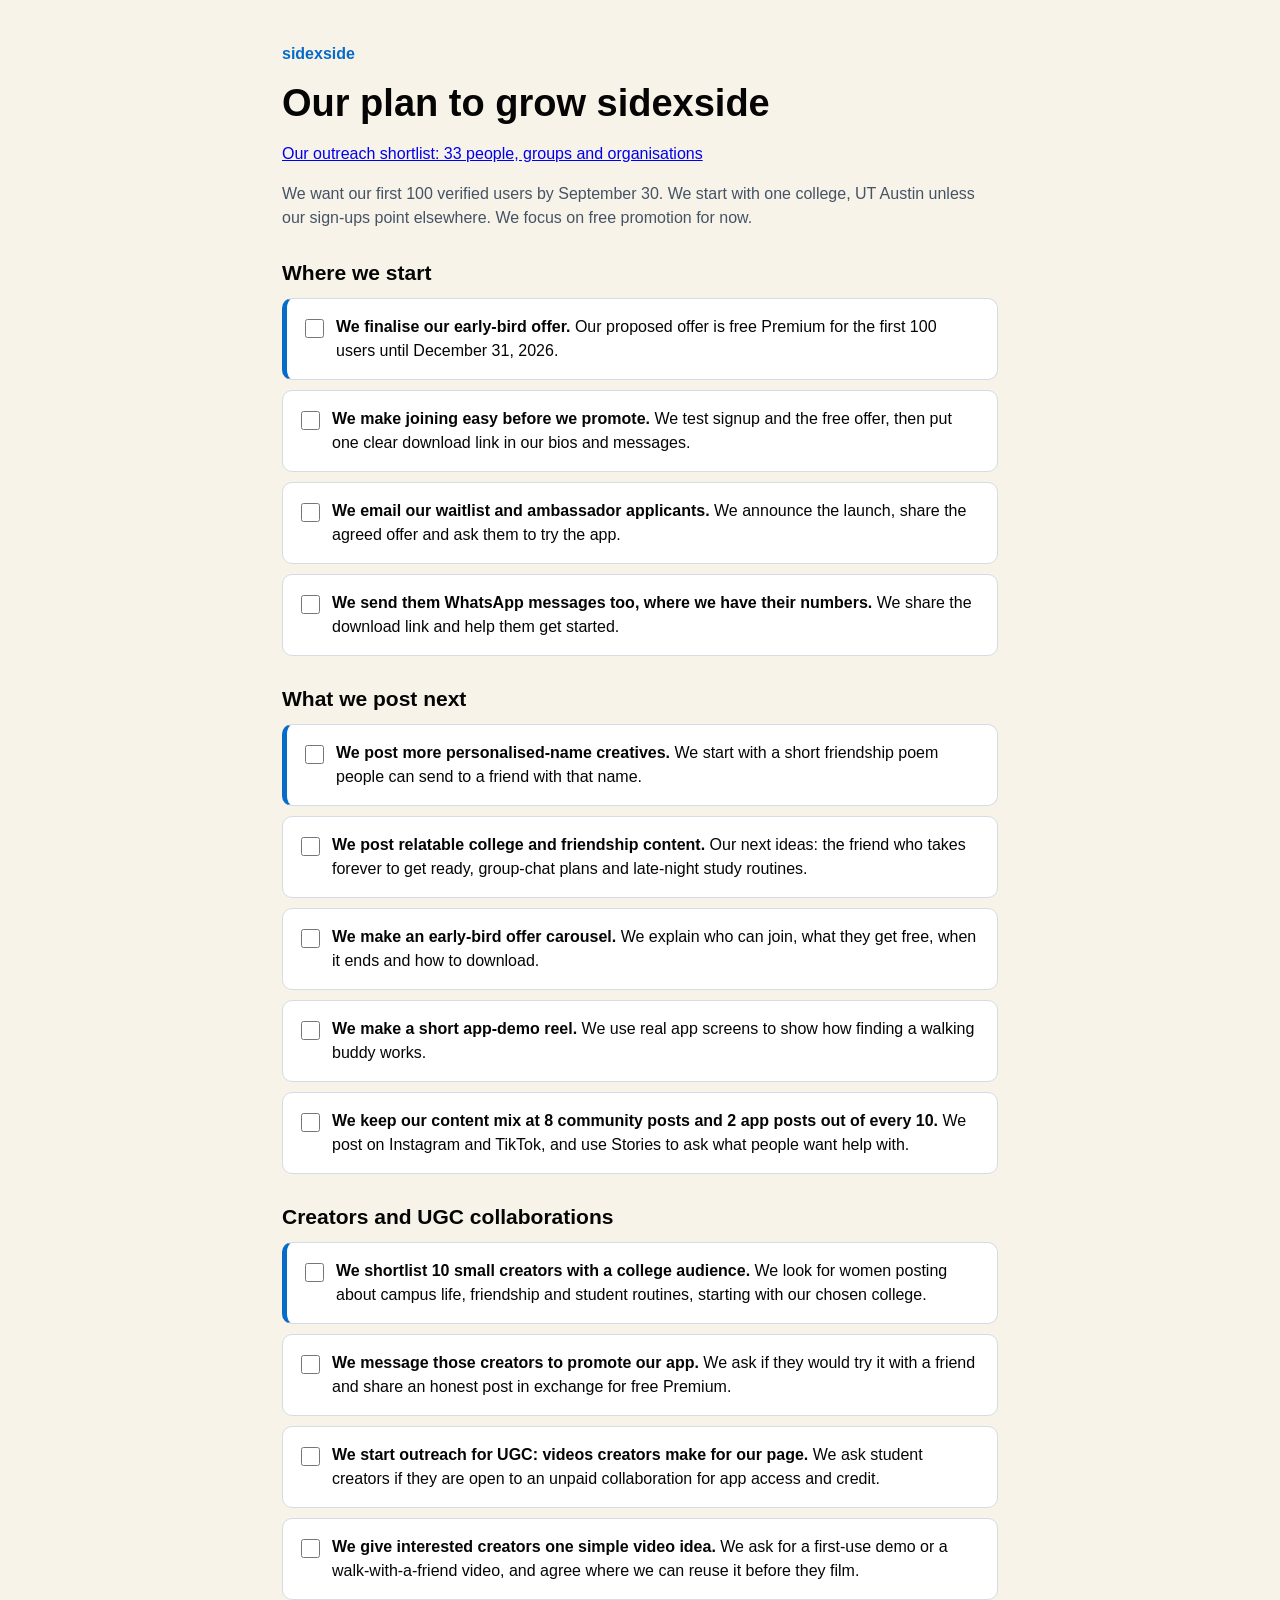
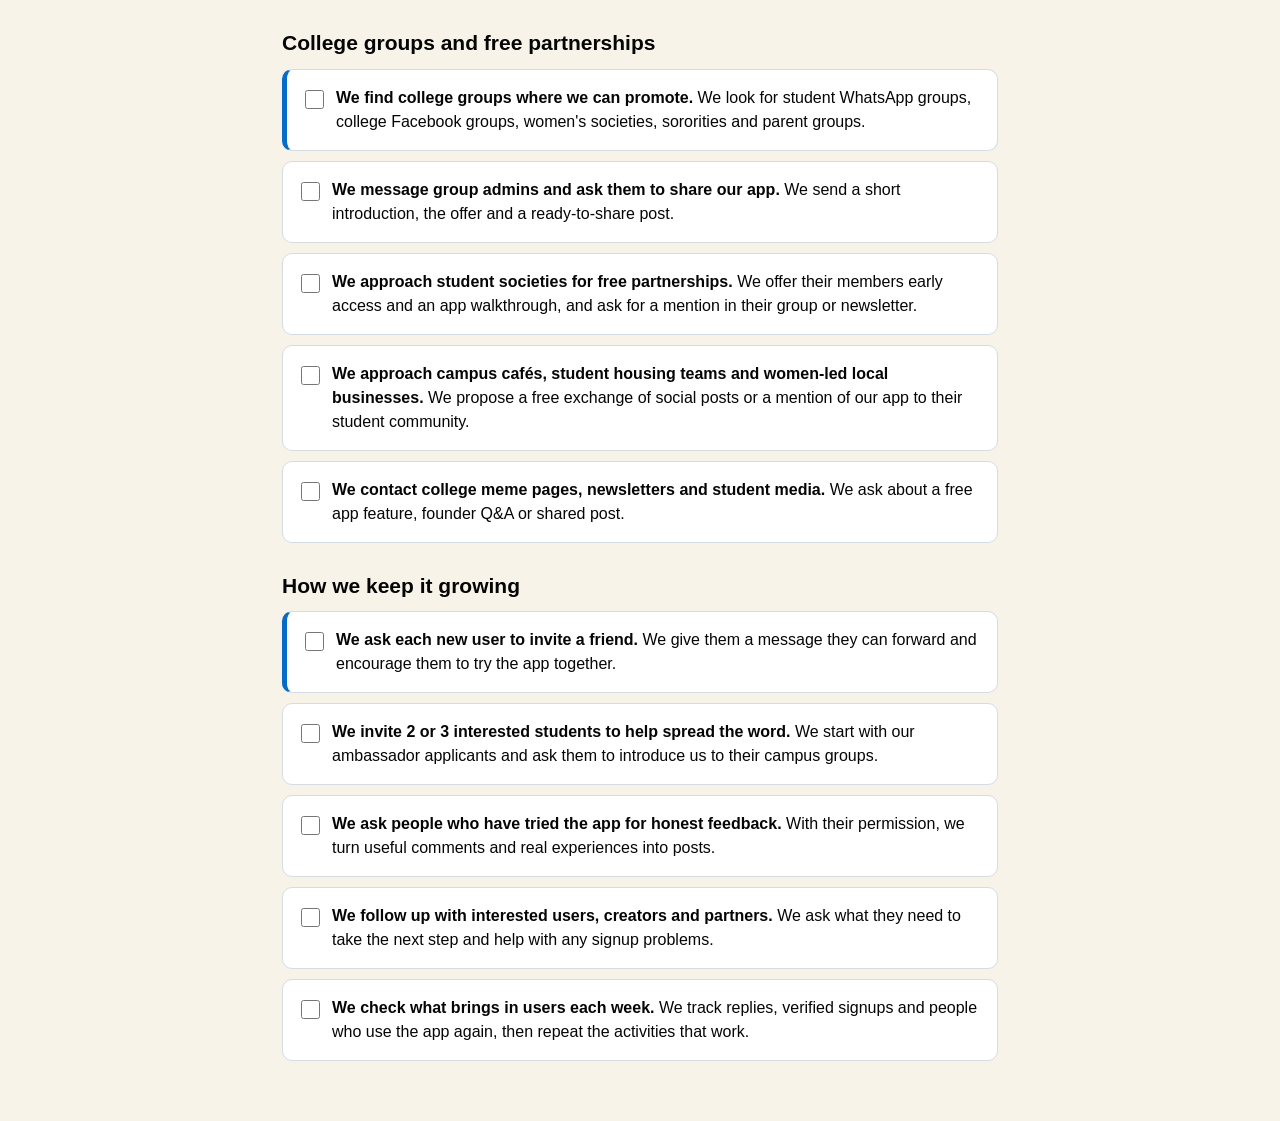
<file: index.html>
﻿<!doctype html>
<html lang="en">
<head>
<meta charset="utf-8">
<meta name="viewport" content="width=device-width, initial-scale=1">
<title>SideXSide: our growth plan</title>
<style>
* { box-sizing: border-box; }
body { margin: 0; background: #f7f3e9; color: #050505; font-family: Inter, "Segoe UI", sans-serif; line-height: 1.5; }
main { max-width: 760px; margin: auto; padding: 42px 22px 60px; }
.brand { color: #076cc7; font-weight: 800; margin: 0 0 16px; }
h1 { font-size: clamp(28px, 5vw, 38px); line-height: 1.15; margin: 0 0 12px; }
.goal { margin: 0 0 26px; color: #455365; }
h2 { font-size: 21px; margin: 30px 0 12px; line-height: 1.25; }
ul { list-style: none; padding: 0; margin: 0; display: grid; gap: 10px; }
li { background: white; border: 1px solid #d6dce4; border-radius: 10px; padding: 16px 18px; }
li:first-child { border-left: 5px solid #076cc7; }
label { display: flex; align-items: flex-start; gap: 12px; cursor: pointer; }
input { flex: 0 0 auto; width: 19px; height: 19px; margin: 4px 0 0; accent-color: #076cc7; }
input:focus-visible { outline: 3px solid #076cc7; outline-offset: 3px; }
input:checked + span { color: #667085; text-decoration: line-through; }
strong { font-weight: 700; }
</style>
</head>
<body>
<main>
<p class="brand">sidexside</p>
<h1>Our plan to grow sidexside</h1>
<p><a href="https://allenanant.github.io/sidexside-growth-plan/outreach-shortlist.html">Our outreach shortlist: 33 people, groups and organisations</a></p>
<p class="goal">We want our first 100 verified users by September 30. We start with one college, UT Austin unless our sign-ups point elsewhere. We focus on free promotion for now.</p>
<h2>Where we start</h2>
<ul>
<li><label><input type="checkbox" id="simple-offer"><span><strong>We finalise our early-bird offer.</strong> Our proposed offer is free Premium for the first 100 users until December 31, 2026.</span></label></li>
<li><label><input type="checkbox" id="growth-signup"><span><strong>We make joining easy before we promote.</strong> We test signup and the free offer, then put one clear download link in our bios and messages.</span></label></li>
<li><label><input type="checkbox" id="simple-email"><span><strong>We email our waitlist and ambassador applicants.</strong> We announce the launch, share the agreed offer and ask them to try the app.</span></label></li>
<li><label><input type="checkbox" id="simple-whatsapp"><span><strong>We send them WhatsApp messages too, where we have their numbers.</strong> We share the download link and help them get started.</span></label></li>
</ul>
<h2>What we post next</h2>
<ul>
<li><label><input type="checkbox" id="growth-name-post"><span><strong>We post more personalised-name creatives.</strong> We start with a short friendship poem people can send to a friend with that name.</span></label></li>
<li><label><input type="checkbox" id="growth-community-post"><span><strong>We post relatable college and friendship content.</strong> Our next ideas: the friend who takes forever to get ready, group-chat plans and late-night study routines.</span></label></li>
<li><label><input type="checkbox" id="growth-offer-post"><span><strong>We make an early-bird offer carousel.</strong> We explain who can join, what they get free, when it ends and how to download.</span></label></li>
<li><label><input type="checkbox" id="growth-demo-post"><span><strong>We make a short app-demo reel.</strong> We use real app screens to show how finding a walking buddy works.</span></label></li>
<li><label><input type="checkbox" id="simple-social"><span><strong>We keep our content mix at 8 community posts and 2 app posts out of every 10.</strong> We post on Instagram and TikTok, and use Stories to ask what people want help with.</span></label></li>
</ul>
<h2>Creators and UGC collaborations</h2>
<ul>
<li><label><input type="checkbox" id="growth-creators"><span><strong>We shortlist 10 small creators with a college audience.</strong> We look for women posting about campus life, friendship and student routines, starting with our chosen college.</span></label></li>
<li><label><input type="checkbox" id="growth-creator-outreach"><span><strong>We message those creators to promote our app.</strong> We ask if they would try it with a friend and share an honest post in exchange for free Premium.</span></label></li>
<li><label><input type="checkbox" id="growth-ugc"><span><strong>We start outreach for UGC: videos creators make for our page.</strong> We ask student creators if they are open to an unpaid collaboration for app access and credit.</span></label></li>
<li><label><input type="checkbox" id="growth-ugc-brief"><span><strong>We give interested creators one simple video idea.</strong> We ask for a first-use demo or a walk-with-a-friend video, and agree where we can reuse it before they film.</span></label></li>
</ul>
<h2>College groups and free partnerships</h2>
<ul>
<li><label><input type="checkbox" id="simple-find-groups"><span><strong>We find college groups where we can promote.</strong> We look for student WhatsApp groups, college Facebook groups, women's societies, sororities and parent groups.</span></label></li>
<li><label><input type="checkbox" id="simple-message-groups"><span><strong>We message group admins and ask them to share our app.</strong> We send a short introduction, the offer and a ready-to-share post.</span></label></li>
<li><label><input type="checkbox" id="growth-societies"><span><strong>We approach student societies for free partnerships.</strong> We offer their members early access and an app walkthrough, and ask for a mention in their group or newsletter.</span></label></li>
<li><label><input type="checkbox" id="growth-local-partners"><span><strong>We approach campus cafés, student housing teams and women-led local businesses.</strong> We propose a free exchange of social posts or a mention of our app to their student community.</span></label></li>
<li><label><input type="checkbox" id="growth-campus-pages"><span><strong>We contact college meme pages, newsletters and student media.</strong> We ask about a free app feature, founder Q&amp;A or shared post.</span></label></li>
</ul>
<h2>How we keep it growing</h2>
<ul>
<li><label><input type="checkbox" id="simple-friends"><span><strong>We ask each new user to invite a friend.</strong> We give them a message they can forward and encourage them to try the app together.</span></label></li>
<li><label><input type="checkbox" id="growth-ambassadors"><span><strong>We invite 2 or 3 interested students to help spread the word.</strong> We start with our ambassador applicants and ask them to introduce us to their campus groups.</span></label></li>
<li><label><input type="checkbox" id="growth-user-stories"><span><strong>We ask people who have tried the app for honest feedback.</strong> With their permission, we turn useful comments and real experiences into posts.</span></label></li>
<li><label><input type="checkbox" id="simple-follow-up"><span><strong>We follow up with interested users, creators and partners.</strong> We ask what they need to take the next step and help with any signup problems.</span></label></li>
<li><label><input type="checkbox" id="growth-review"><span><strong>We check what brings in users each week.</strong> We track replies, verified signups and people who use the app again, then repeat the activities that work.</span></label></li>
</ul>
</main>
<script>
(function () {
  var key = 'sxs-simple-next-steps-v2';
  var state = {};
  try { state = JSON.parse(localStorage.getItem(key) || '{}') || {}; } catch (e) {}
  document.querySelectorAll('input[type="checkbox"]').forEach(function (box) {
    box.checked = state[box.id] === true;
    box.addEventListener('change', function () {
      state[box.id] = box.checked;
      try { localStorage.setItem(key, JSON.stringify(state)); } catch (e) {}
    });
  });
})();
</script>
</body>
</html>
</file>
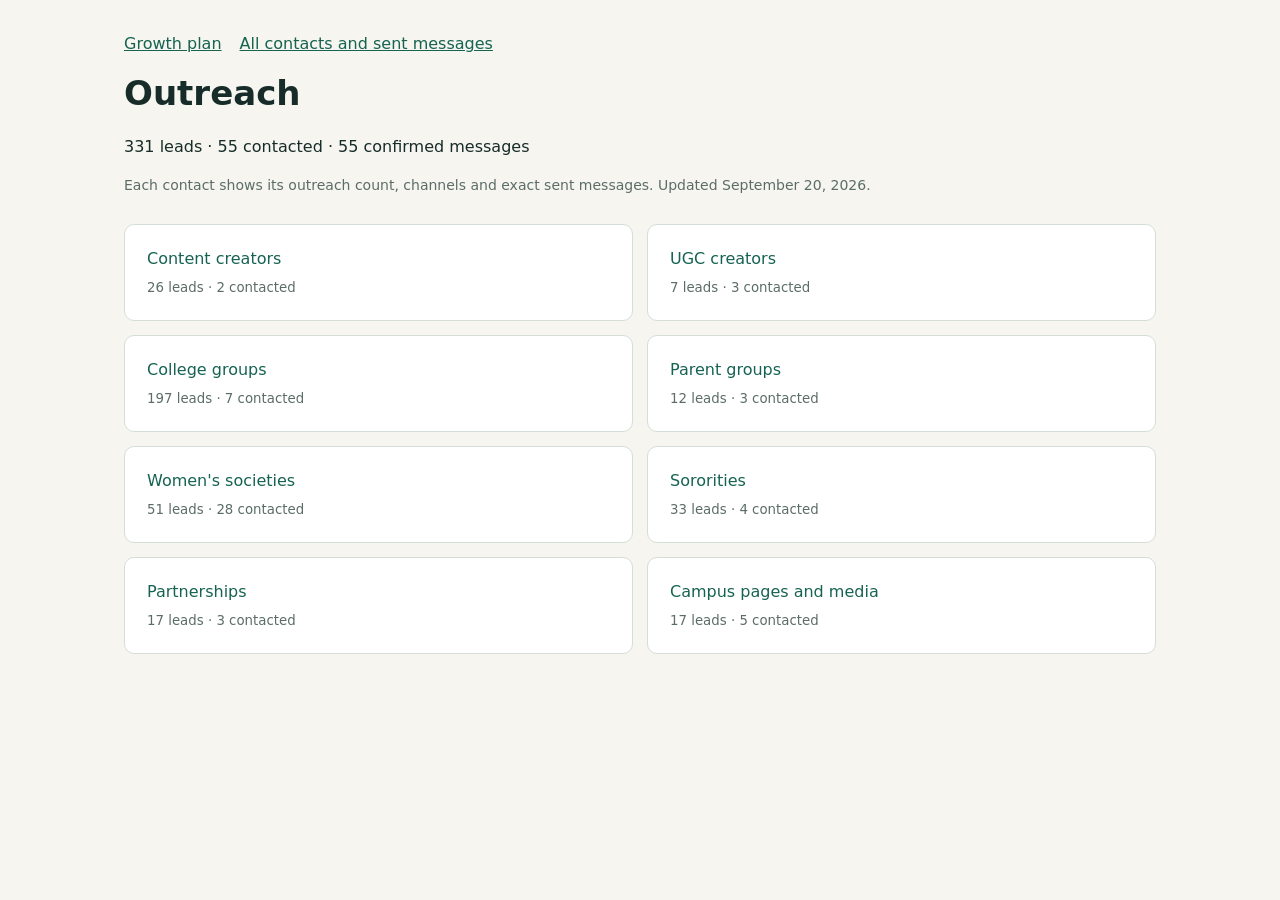
<file: outreach-shortlist.html>
<!doctype html><html lang="en"><head><meta charset="utf-8"><meta name="viewport" content="width=device-width,initial-scale=1"><title>Outreach | sidexside</title><style>*{box-sizing:border-box}body{margin:0;background:#f6f5f0;color:#172c28;font:16px/1.5 system-ui,sans-serif}main{max-width:1080px;margin:auto;padding:32px 24px}h1{font-size:34px;margin:12px 0}h2{font-size:22px;margin:12px 0 4px}h3{font-size:17px}a{color:#166351;overflow-wrap:anywhere}nav{display:flex;gap:18px;flex-wrap:wrap}.muted{color:#5c6d68;font-size:14px}.summary{display:flex;gap:24px;flex-wrap:wrap;margin:22px 0}.summary strong{font-size:28px;display:block}.filters{display:flex;gap:8px;flex-wrap:wrap;margin:20px 0}input,select{font:inherit;padding:10px;border:1px solid #b6c6bc;border-radius:8px;background:white;max-width:100%}input{flex:1;min-width:180px}.lead{background:white;border:1px solid #d4ded7;border-radius:12px;padding:22px;margin:16px 0}.badge{display:inline-block;padding:4px 10px;border-radius:6px;background:#eee9df;font-size:14px}.sent{background:#d8efdc;color:#174a29}.facts{display:flex;gap:24px;margin-top:14px;flex-wrap:wrap}.notice{padding:12px;background:#fff2d8;border-left:3px solid #a97820}.message{white-space:pre-wrap;overflow-wrap:anywhere;font:15px/1.65 system-ui,sans-serif;background:#f6f7f4;padding:16px;border-radius:8px}details{border-top:1px solid #e1e7e2;padding-top:14px;margin-top:14px}summary{cursor:pointer;font-weight:600}dt{font-size:13px;color:#5c6d68;margin-top:8px}dd{margin:2px 0;overflow-wrap:anywhere}.touch+.touch{border-top:1px solid #d4ded7;margin-top:24px}article[hidden]{display:none}.menu{display:grid;grid-template-columns:repeat(2,1fr);gap:14px;margin:28px 0}.menu a{padding:22px;background:white;border:1px solid #d4ded7;border-radius:10px;text-decoration:none}.menu small{display:block;color:#5c6d68;margin-top:7px}@media(max-width:600px){main{padding:20px 14px}h1{font-size:28px}.lead{padding:16px}.menu{grid-template-columns:1fr}}</style></head><body><main><nav><a href="./">Growth plan</a><a href="outreach-tracker.html">All contacts and sent messages</a></nav><h1>Outreach</h1><p>331 leads · 55 contacted · 55 confirmed messages</p><p class="muted">Each contact shows its outreach count, channels and exact sent messages. Updated September 20, 2026.</p><div class="menu"><a href="outreach/creators.html">Content creators<small>26 leads · 2 contacted</small></a><a href="outreach/ugc.html">UGC creators<small>7 leads · 3 contacted</small></a><a href="outreach/college-groups.html">College groups<small>197 leads · 7 contacted</small></a><a href="outreach/parents.html">Parent groups<small>12 leads · 3 contacted</small></a><a href="outreach/societies.html">Women&#x27;s societies<small>51 leads · 28 contacted</small></a><a href="outreach/sororities.html">Sororities<small>33 leads · 4 contacted</small></a><a href="outreach/partners.html">Partnerships<small>17 leads · 3 contacted</small></a><a href="outreach/media.html">Campus pages and media<small>17 leads · 5 contacted</small></a></div></main></body></html>
</file>
